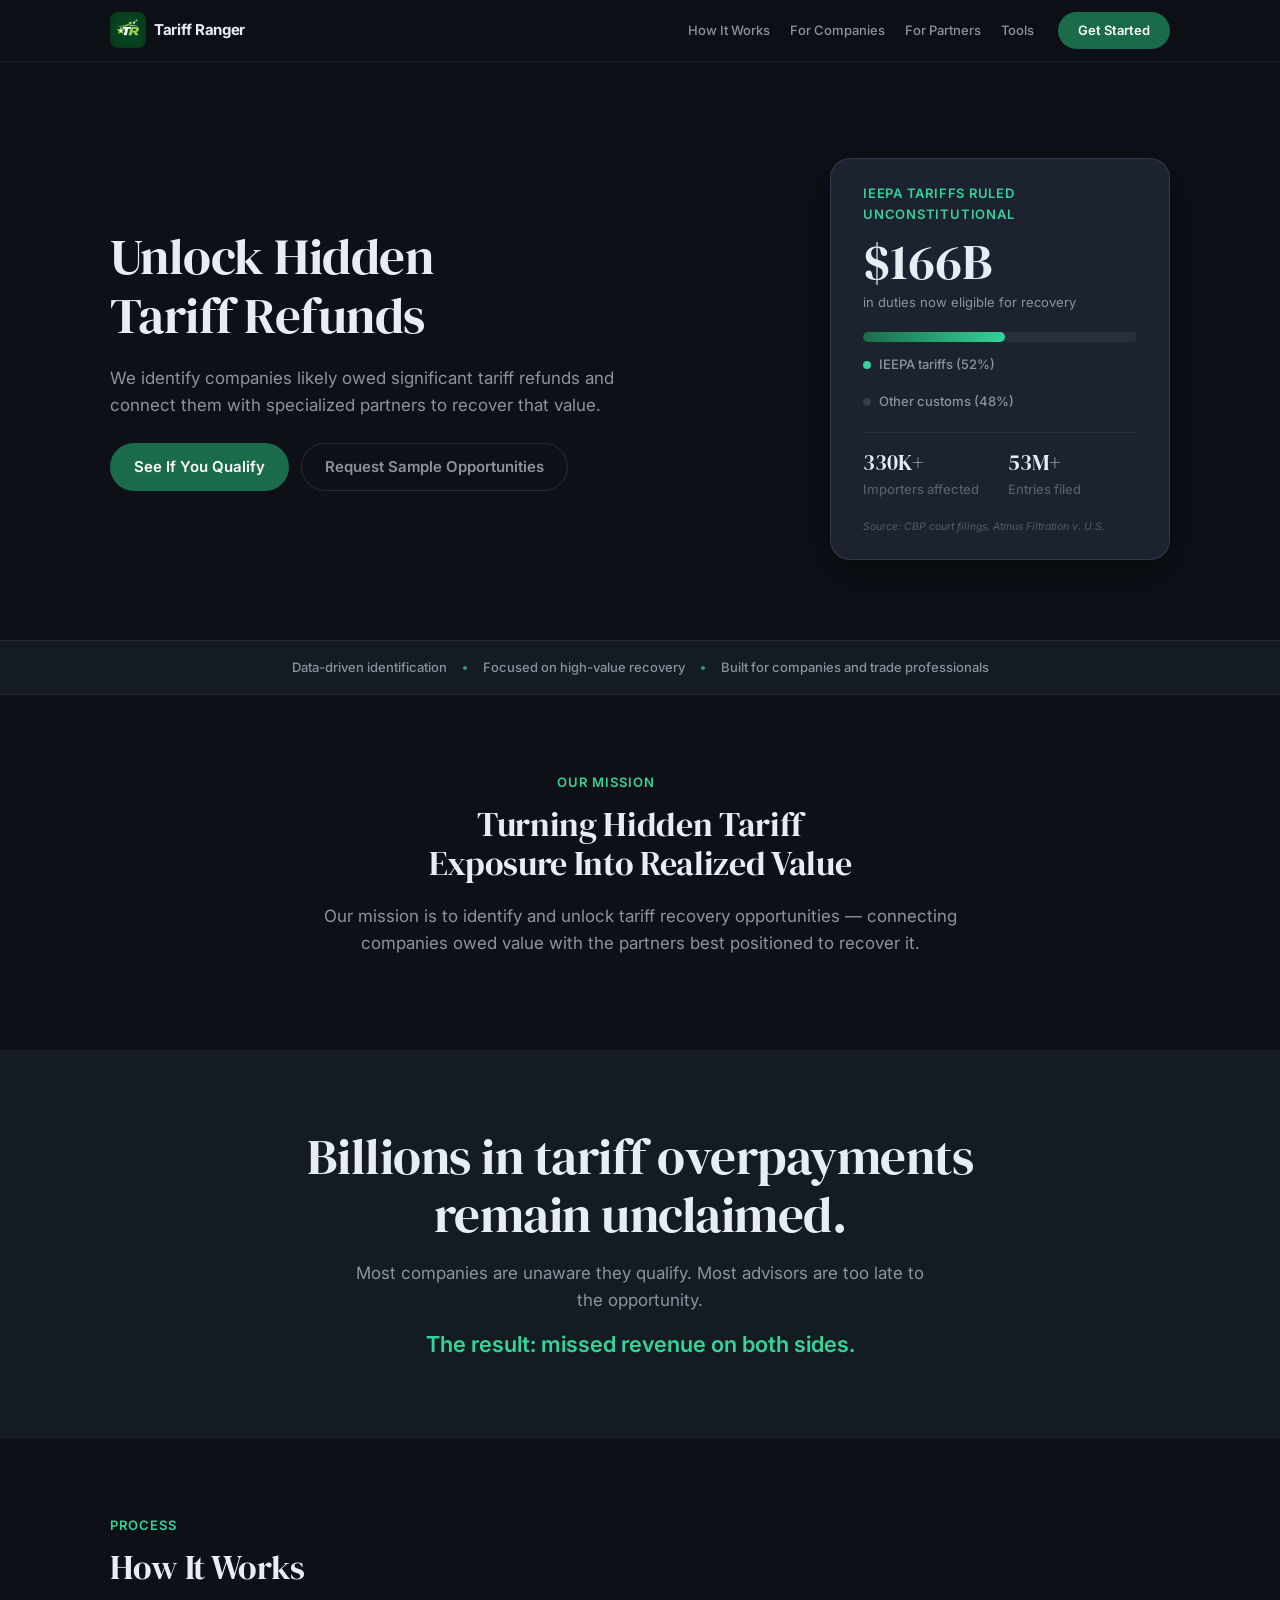
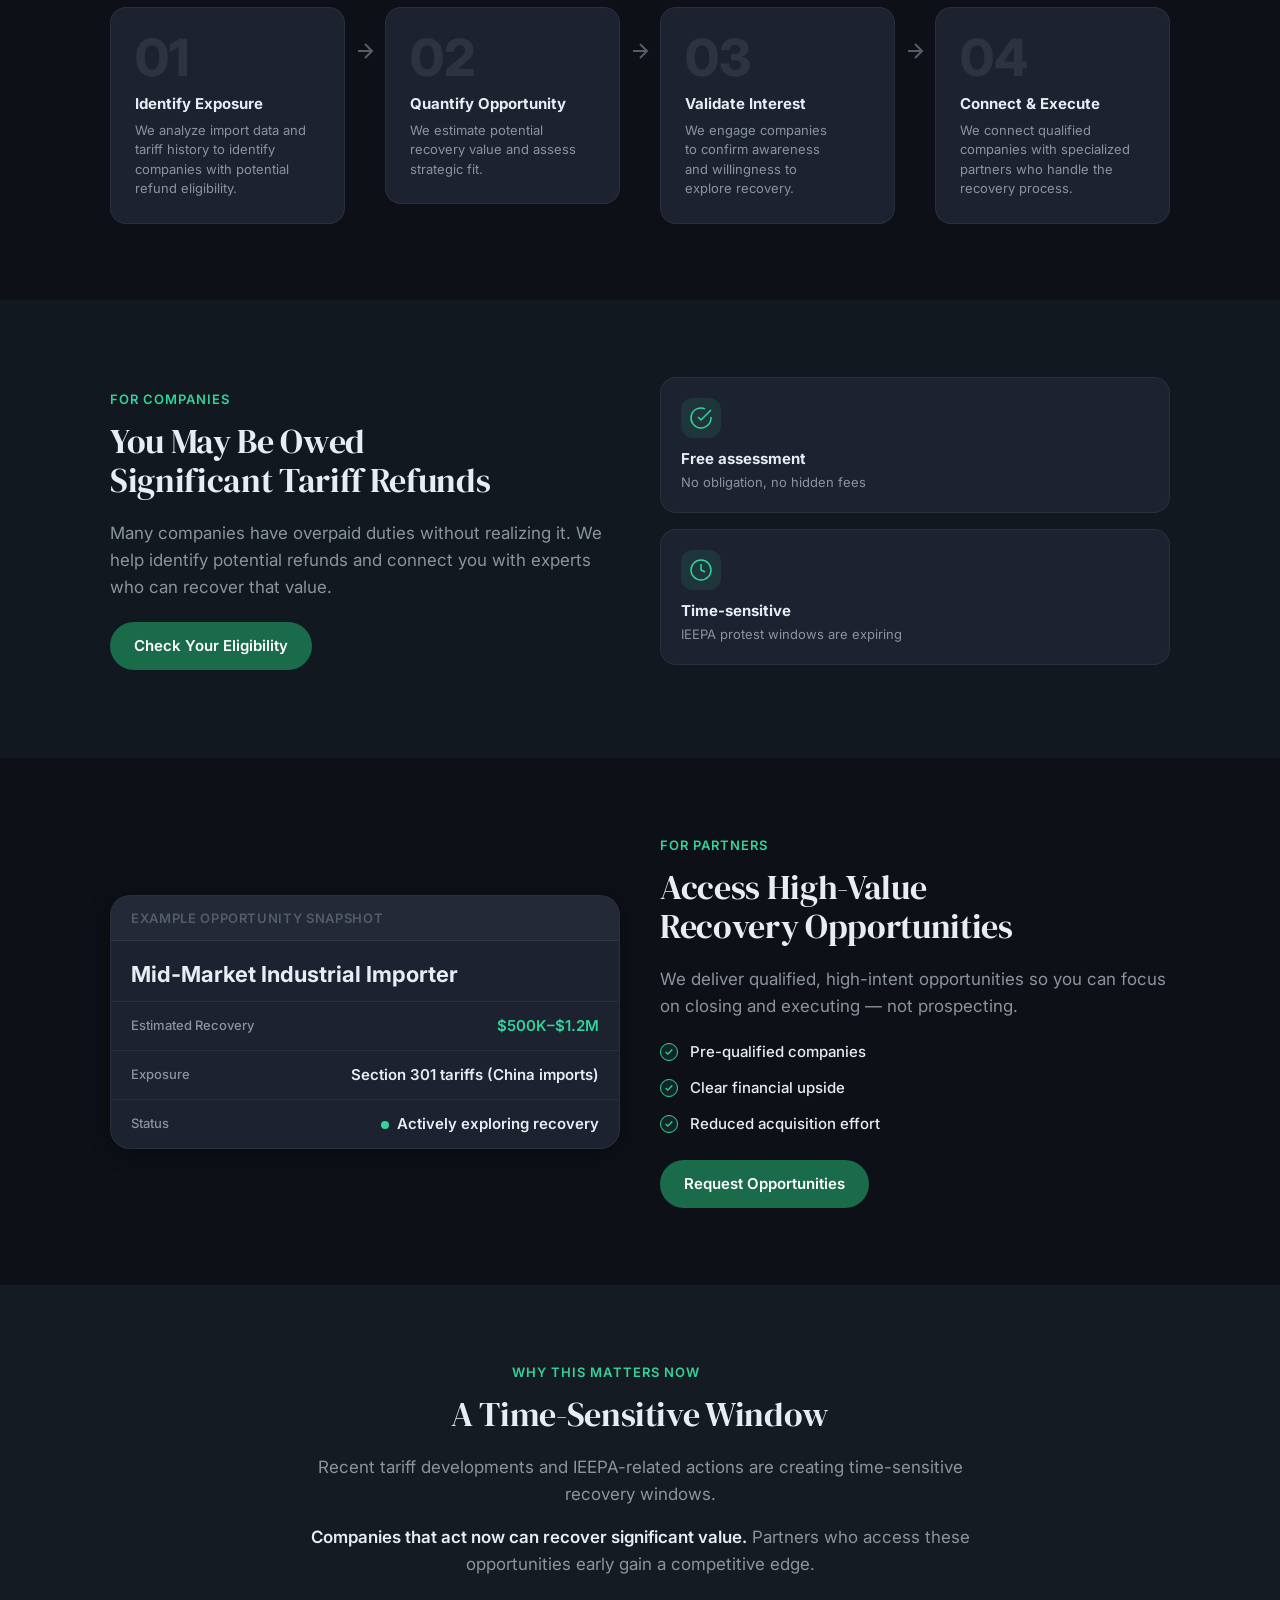
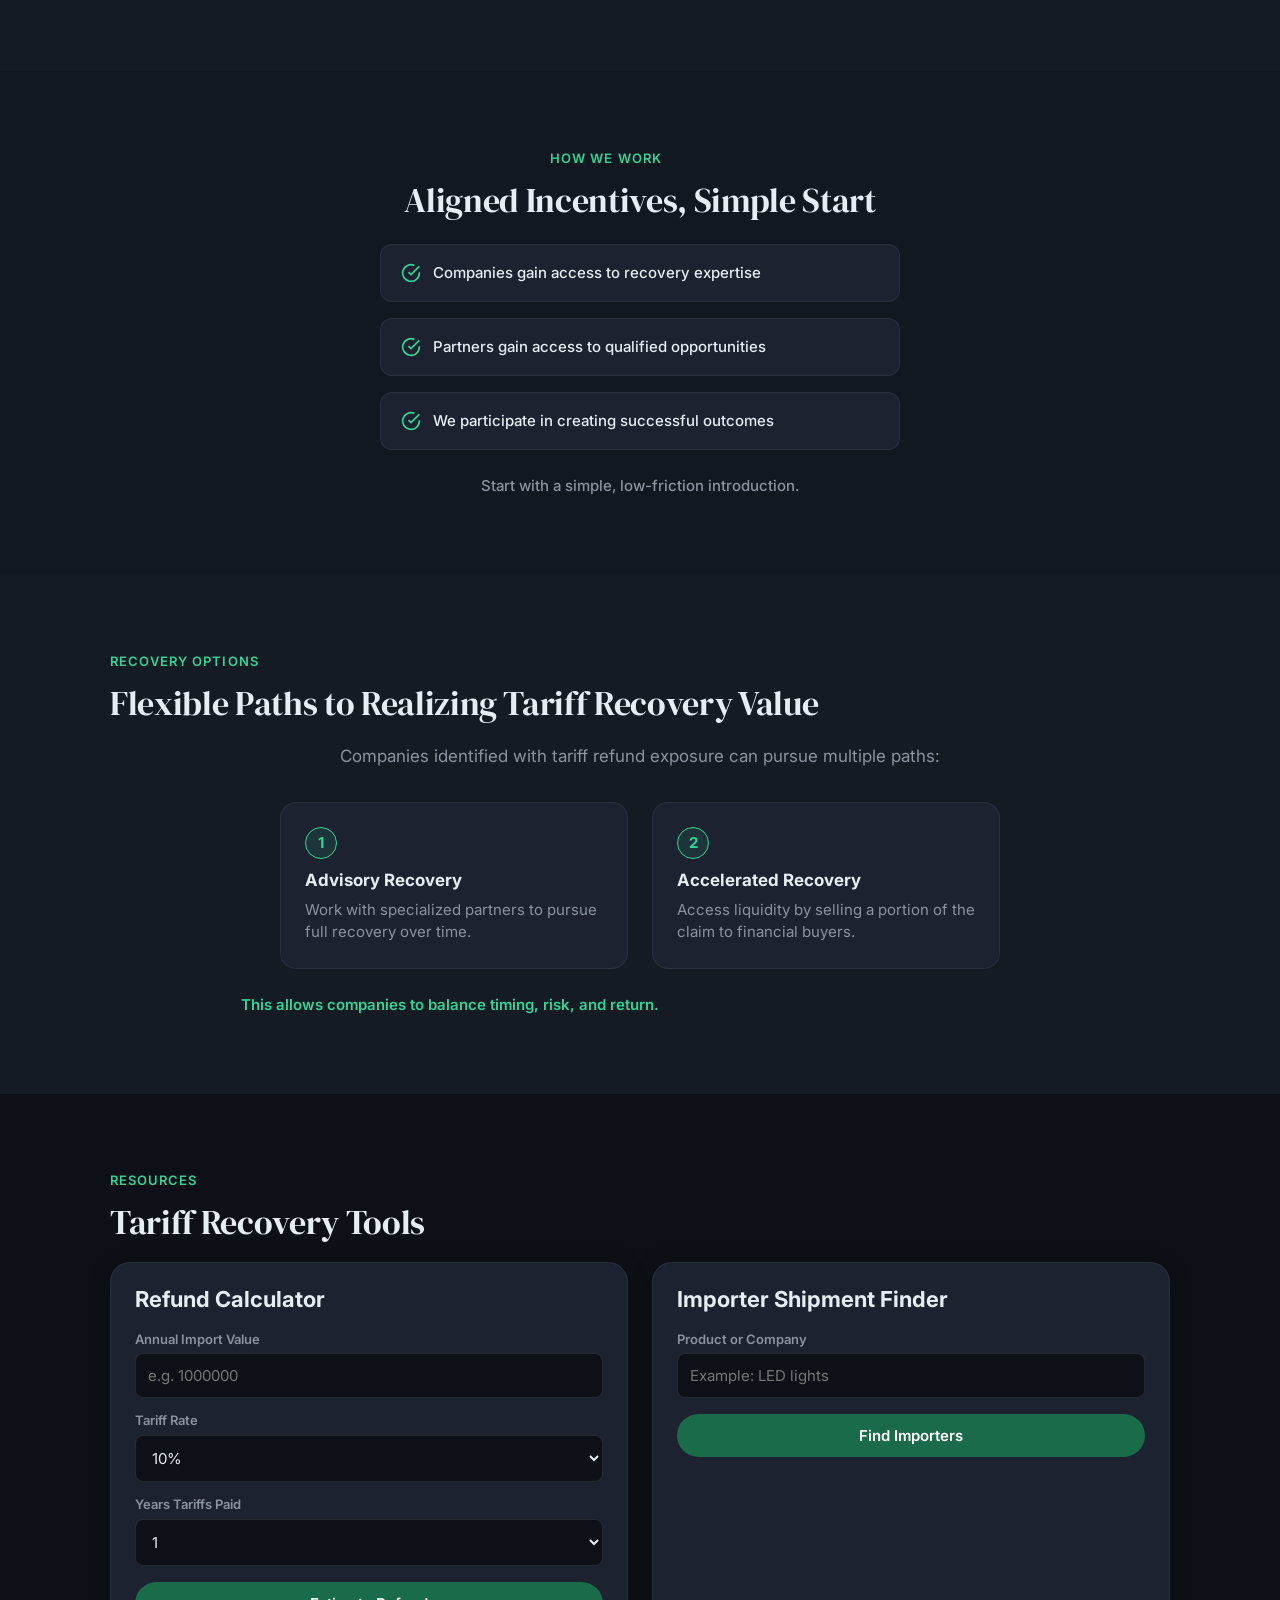
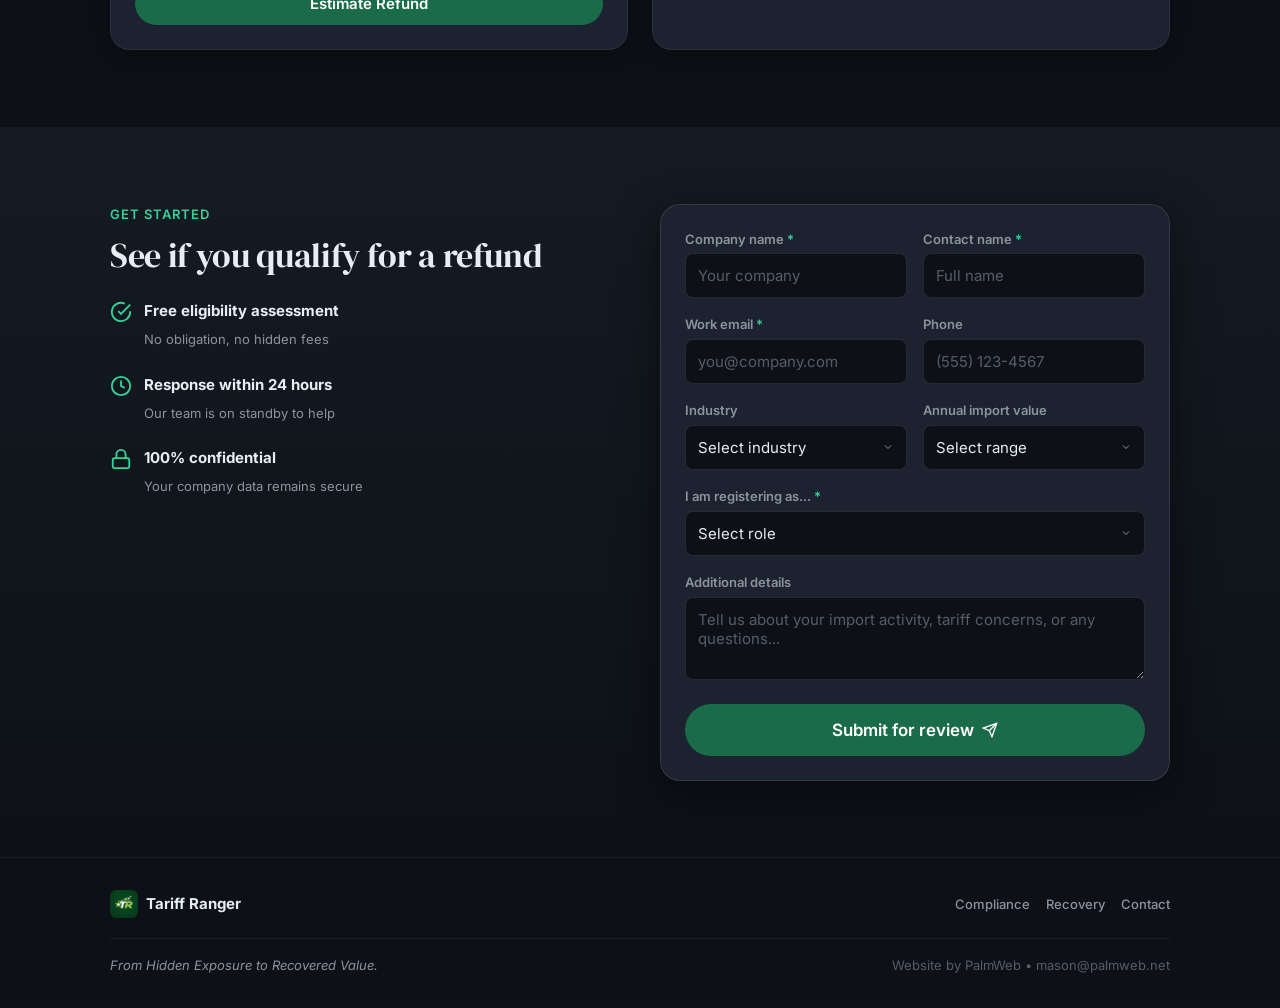
<file: index.html>
<!doctype html>
<html lang="en">
<head>
<meta charset="utf-8">
<meta name="viewport" content="width=device-width,initial-scale=1">
<title>Tariff Ranger — Unlock Hidden Tariff Refunds</title>
<meta name="description" content="We identify companies likely owed significant tariff refunds and connect them with specialized partners to recover that value.">

<link rel="preconnect" href="https://fonts.googleapis.com">
<link rel="preconnect" href="https://fonts.gstatic.com" crossorigin>
<link href="https://fonts.googleapis.com/css2?family=Inter:wght@400;500;600;700;800&family=DM+Serif+Display&display=swap" rel="stylesheet">

<link rel="stylesheet" href="./style.css">
</head>

<body>

<!-- MAIN SITE -->
<div id="site">

<!-- HEADER -->
<header class="header">
<nav class="nav-bar">
  <a href="#" class="logo-link">
    <span class="logo-mark"><img src="assets/tricon.png" alt="TR"></span>
    <span class="logo-text">Tariff Ranger</span>
  </a>
  <div class="nav-links">
    <a href="#how-it-works">How It Works</a>
    <a href="#for-companies">For Companies</a>
    <a href="#for-partners">For Partners</a>
    <a href="#tools">Tools</a>
  </div>
  <a class="nav-cta" href="#get-started">Get Started</a>
  <button class="mobile-menu-btn" onclick="toggleMenu()" aria-label="Toggle menu">
    <svg width="22" height="22" viewBox="0 0 24 24" fill="none" stroke="currentColor" stroke-width="2"><path d="M4 6h16M4 12h16M4 18h16"/></svg>
  </button>
</nav>
<div class="mobile-menu" id="mobileMenu">
  <a href="#how-it-works" onclick="closeMenu()">How It Works</a>
  <a href="#for-companies" onclick="closeMenu()">For Companies</a>
  <a href="#for-partners" onclick="closeMenu()">For Partners</a>
  <a href="#tools" onclick="closeMenu()">Tools</a>
  <a class="nav-cta" href="#get-started" onclick="closeMenu()">Get Started</a>
</div>
</header>

<!-- HERO -->
<section class="hero">
<div class="container hero-inner">
  <div class="hero-content">
    <h1>Unlock Hidden<br>Tariff Refunds</h1>
    <p class="hero-sub">We identify companies likely owed significant tariff refunds and connect them with specialized partners to recover that value.</p>
    <div class="hero-ctas">
      <a class="btn btn-accent" href="#get-started">See If You Qualify</a>
      <a class="btn btn-ghost" href="#for-partners">Request Sample Opportunities</a>
    </div>
  </div>
  <div class="hero-visual">
    <div class="hero-data-card">
      <div class="data-card-header">IEEPA Tariffs Ruled Unconstitutional</div>
      <div class="data-big-number" id="bigCounter">$0B</div>
      <div class="data-subtitle">in duties now eligible for recovery</div>
      <div class="data-bar-wrap">
        <div class="data-bar">
          <div class="data-bar-fill" id="barFill"></div>
        </div>
        <div class="data-bar-legend">
          <span class="legend-item"><span class="legend-dot green"></span>IEEPA tariffs (52%)</span>
          <span class="legend-item"><span class="legend-dot dim"></span>Other customs (48%)</span>
        </div>
      </div>
      <div class="data-stats-row">
        <div class="data-stat">
          <span class="data-stat-val" id="importerCount">0</span>
          <span class="data-stat-label">Importers affected</span>
        </div>
        <div class="data-stat">
          <span class="data-stat-val" id="entryCount">0</span>
          <span class="data-stat-label">Entries filed</span>
        </div>
      </div>
      <div class="data-source">Source: CBP court filings, Atmus Filtration v. U.S.</div>
    </div>
  </div>
</div>
</section>

<!-- TRUST BAR -->
<div class="trust-bar">
<div class="container trust-inner">
  <span>Data-driven identification</span>
  <span class="trust-sep"></span>
  <span>Focused on high-value recovery</span>
  <span class="trust-sep"></span>
  <span>Built for companies and trade professionals</span>
</div>
</div>

<!-- MISSION -->
<section class="section">
<div class="container section-narrow">
  <p class="section-label">Our Mission</p>
  <h2 class="section-title">Turning Hidden Tariff Exposure Into Realized Value</h2>
  <p class="section-body">Our mission is to identify and unlock tariff recovery opportunities — connecting companies owed value with the partners best positioned to recover it.</p>
</div>
</section>

<!-- THE PROBLEM -->
<section class="section section-dark">
<div class="container section-narrow">
  <h2 class="section-title-display">Billions in tariff overpayments remain unclaimed.</h2>
  <p class="problem-sub">Most companies are unaware they qualify. Most advisors are too late to the opportunity.</p>
  <p class="problem-result">The result: missed revenue on both sides.</p>
</div>
</section>

<!-- HOW IT WORKS -->
<section id="how-it-works" class="section">
<div class="container">
  <p class="section-label">Process</p>
  <h2 class="section-title">How It Works</h2>
  <div class="steps-grid">
    <div class="step-card">
      <div class="step-num">01</div>
      <h3>Identify Exposure</h3>
      <p>We analyze import data and tariff history to identify companies with potential refund eligibility.</p>
    </div>
    <div class="step-arrow">
      <svg width="24" height="24" viewBox="0 0 24 24" fill="none" stroke="currentColor" stroke-width="2"><path d="M5 12h14M12 5l7 7-7 7"/></svg>
    </div>
    <div class="step-card">
      <div class="step-num">02</div>
      <h3>Quantify Opportunity</h3>
      <p>We estimate potential recovery value and assess strategic fit.</p>
    </div>
    <div class="step-arrow">
      <svg width="24" height="24" viewBox="0 0 24 24" fill="none" stroke="currentColor" stroke-width="2"><path d="M5 12h14M12 5l7 7-7 7"/></svg>
    </div>
    <div class="step-card">
      <div class="step-num">03</div>
      <h3>Validate Interest</h3>
      <p>We engage companies to confirm awareness and willingness to explore recovery.</p>
    </div>
    <div class="step-arrow">
      <svg width="24" height="24" viewBox="0 0 24 24" fill="none" stroke="currentColor" stroke-width="2"><path d="M5 12h14M12 5l7 7-7 7"/></svg>
    </div>
    <div class="step-card">
      <div class="step-num">04</div>
      <h3>Connect &amp; Execute</h3>
      <p>We connect qualified companies with specialized partners who handle the recovery process.</p>
    </div>
  </div>
</div>
</section>

<!-- FOR COMPANIES -->
<section id="for-companies" class="section section-alt">
<div class="container dual-section">
  <div class="dual-text">
    <p class="section-label">For Companies</p>
    <h2 class="section-title left">You May Be Owed Significant Tariff Refunds</h2>
    <p class="dual-body">Many companies have overpaid duties without realizing it. We help identify potential refunds and connect you with experts who can recover that value.</p>
    <a class="btn btn-accent" href="#get-started">Check Your Eligibility</a>
  </div>
  <div class="dual-card">
    <div class="info-card">
      <div class="info-icon">
        <svg width="24" height="24" viewBox="0 0 24 24" fill="none" stroke="currentColor" stroke-width="1.5"><path d="M22 11.08V12a10 10 0 1 1-5.93-9.14"/><polyline points="22 4 12 14.01 9 11.01"/></svg>
      </div>
      <h4>Free assessment</h4>
      <p>No obligation, no hidden fees</p>
    </div>
    <div class="info-card">
      <div class="info-icon">
        <svg width="24" height="24" viewBox="0 0 24 24" fill="none" stroke="currentColor" stroke-width="1.5"><circle cx="12" cy="12" r="10"/><polyline points="12 6 12 12 16 14"/></svg>
      </div>
      <h4>Time-sensitive</h4>
      <p>IEEPA protest windows are expiring</p>
    </div>
  </div>
</div>
</section>

<!-- FOR PARTNERS -->
<section id="for-partners" class="section">
<div class="container dual-section reverse">
  <div class="dual-text">
    <p class="section-label">For Partners</p>
    <h2 class="section-title left">Access High-Value Recovery Opportunities</h2>
    <p class="dual-body">We deliver qualified, high-intent opportunities so you can focus on closing and executing — not prospecting.</p>
    <ul class="check-list">
      <li>Pre-qualified companies</li>
      <li>Clear financial upside</li>
      <li>Reduced acquisition effort</li>
    </ul>
    <a class="btn btn-accent" href="#get-started">Request Opportunities</a>
  </div>
  <div class="dual-card">
    <div class="opp-card">
      <div class="opp-label">Example Opportunity Snapshot</div>
      <div class="opp-company">Mid-Market Industrial Importer</div>
      <div class="opp-row">
        <span class="opp-tag">Estimated Recovery</span>
        <span class="opp-val accent">$500K–$1.2M</span>
      </div>
      <div class="opp-row">
        <span class="opp-tag">Exposure</span>
        <span class="opp-val">Section 301 tariffs (China imports)</span>
      </div>
      <div class="opp-row">
        <span class="opp-tag">Status</span>
        <span class="opp-val"><span class="status-dot"></span>Actively exploring recovery</span>
      </div>
    </div>
  </div>
</div>
</section>

<!-- WHY NOW -->
<section class="section section-dark">
<div class="container section-narrow">
  <p class="section-label light">Why This Matters Now</p>
  <h2 class="section-title">A Time-Sensitive Window</h2>
  <p class="section-body">Recent tariff developments and IEEPA-related actions are creating time-sensitive recovery windows.</p>
  <p class="section-body"><strong>Companies that act now can recover significant value.</strong> Partners who access these opportunities early gain a competitive edge.</p>
</div>
</section>

<!-- ENGAGEMENT MODEL -->
<section class="section section-alt">
<div class="container section-narrow">
  <p class="section-label">How We Work</p>
  <h2 class="section-title">Aligned Incentives, Simple Start</h2>
  <div class="engage-list">
    <div class="engage-item">
      <svg width="20" height="20" viewBox="0 0 24 24" fill="none" stroke="var(--accent)" stroke-width="2"><path d="M22 11.08V12a10 10 0 1 1-5.93-9.14"/><polyline points="22 4 12 14.01 9 11.01"/></svg>
      <span>Companies gain access to recovery expertise</span>
    </div>
    <div class="engage-item">
      <svg width="20" height="20" viewBox="0 0 24 24" fill="none" stroke="var(--accent)" stroke-width="2"><path d="M22 11.08V12a10 10 0 1 1-5.93-9.14"/><polyline points="22 4 12 14.01 9 11.01"/></svg>
      <span>Partners gain access to qualified opportunities</span>
    </div>
    <div class="engage-item">
      <svg width="20" height="20" viewBox="0 0 24 24" fill="none" stroke="var(--accent)" stroke-width="2"><path d="M22 11.08V12a10 10 0 1 1-5.93-9.14"/><polyline points="22 4 12 14.01 9 11.01"/></svg>
      <span>We participate in creating successful outcomes</span>
    </div>
  </div>
  <p class="engage-footer">Start with a simple, low-friction introduction.</p>
</div>
</section>

<!-- RECOVERY OPTIONS -->
<section class="section section-dark">
<div class="container">
  <p class="section-label">Recovery Options</p>
  <h2 class="section-title">Flexible Paths to Realizing Tariff Recovery Value</h2>
  <p class="section-body" style="text-align:center;max-width:64ch;margin-inline:auto">Companies identified with tariff refund exposure can pursue multiple paths:</p>
  <div class="recovery-grid">
    <div class="recovery-card">
      <div class="recovery-num">1</div>
      <h3>Advisory Recovery</h3>
      <p>Work with specialized partners to pursue full recovery over time.</p>
    </div>
    <div class="recovery-card">
      <div class="recovery-num">2</div>
      <h3>Accelerated Recovery</h3>
      <p>Access liquidity by selling a portion of the claim to financial buyers.</p>
    </div>
  </div>
  <p class="recovery-note">This allows companies to balance timing, risk, and return.</p>
</div>
</section>

<!-- TOOLS -->
<section id="tools" class="section">
<div class="container">
  <p class="section-label">Resources</p>
  <h2 class="section-title">Tariff Recovery Tools</h2>
  <div class="tool-grid">
    <div class="tool-card">
      <h3>Refund Calculator</h3>
      <label>Annual Import Value</label>
      <input id="importValue" type="number" placeholder="e.g. 1000000">
      <label>Tariff Rate</label>
      <select id="rate">
        <option value="0.10">10%</option>
        <option value="0.15">15%</option>
        <option value="0.25">25%</option>
      </select>
      <label>Years Tariffs Paid</label>
      <select id="years">
        <option value="1">1</option>
        <option value="2">2</option>
        <option value="3">3</option>
        <option value="4">4</option>
      </select>
      <button class="btn btn-accent tool-btn" onclick="calcRefund()">Estimate Refund</button>
      <div id="calcResult" class="result"></div>
    </div>
    <div class="tool-card">
      <h3>Importer Shipment Finder</h3>
      <label>Product or Company</label>
      <input id="shipmentSearch" placeholder="Example: LED lights">
      <button class="btn btn-accent tool-btn" onclick="searchShipments()">Find Importers</button>
      <div id="shipmentResults" class="result"></div>
    </div>
  </div>
</div>
</section>

<!-- GET STARTED FORM -->
<section id="get-started" class="section section-cta">
<div class="container form-section">
  <div class="form-intro">
    <p class="section-label">Get Started</p>
    <h2 class="section-title left">See if you qualify for a refund</h2>
    <div class="form-trust-list">
      <div class="form-trust-item">
        <svg width="22" height="22" viewBox="0 0 24 24" fill="none" stroke="var(--accent)" stroke-width="2"><path d="M22 11.08V12a10 10 0 1 1-5.93-9.14"/><polyline points="22 4 12 14.01 9 11.01"/></svg>
        <div>
          <strong>Free eligibility assessment</strong>
          <span>No obligation, no hidden fees</span>
        </div>
      </div>
      <div class="form-trust-item">
        <svg width="22" height="22" viewBox="0 0 24 24" fill="none" stroke="var(--accent)" stroke-width="2"><circle cx="12" cy="12" r="10"/><polyline points="12 6 12 12 16 14"/></svg>
        <div>
          <strong>Response within 24 hours</strong>
          <span>Our team is on standby to help</span>
        </div>
      </div>
      <div class="form-trust-item">
        <svg width="22" height="22" viewBox="0 0 24 24" fill="none" stroke="var(--accent)" stroke-width="2"><rect x="3" y="11" width="18" height="11" rx="2" ry="2"/><path d="M7 11V7a5 5 0 0 1 10 0v4"/></svg>
        <div>
          <strong>100% confidential</strong>
          <span>Your company data remains secure</span>
        </div>
      </div>
    </div>
  </div>
  <div class="form-card">
    <form action="https://formspree.io/f/xlgpnekz" method="POST" class="qualify-form">
      <input type="hidden" name="_subject" value="New Tariff Ranger Lead">
      <input type="hidden" name="_redirect" value="https://tariffranger.com/thankyou.html">

      <div class="form-row">
        <div class="form-group">
          <label>Company name <span class="req">*</span></label>
          <input type="text" name="company" required placeholder="Your company">
        </div>
        <div class="form-group">
          <label>Contact name <span class="req">*</span></label>
          <input type="text" name="name" required placeholder="Full name">
        </div>
      </div>
      <div class="form-row">
        <div class="form-group">
          <label>Work email <span class="req">*</span></label>
          <input type="email" name="email" required placeholder="you@company.com">
        </div>
        <div class="form-group">
          <label>Phone</label>
          <input type="tel" name="phone" placeholder="(555) 123-4567">
        </div>
      </div>
      <div class="form-row">
        <div class="form-group">
          <label>Industry</label>
          <select name="industry">
            <option value="">Select industry</option>
            <option>Manufacturing</option>
            <option>Retail / E-commerce</option>
            <option>Automotive</option>
            <option>Electronics</option>
            <option>Agriculture / Food</option>
            <option>Chemicals / Pharma</option>
            <option>Construction / Materials</option>
            <option>Energy</option>
            <option>Other</option>
          </select>
        </div>
        <div class="form-group">
          <label>Annual import value</label>
          <select name="import_value">
            <option value="">Select range</option>
            <option>Under $1M</option>
            <option>$1M – $5M</option>
            <option>$5M – $25M</option>
            <option>$25M – $100M</option>
            <option>$100M+</option>
          </select>
        </div>
      </div>
      <div class="form-group">
        <label>I am registering as... <span class="req">*</span></label>
        <select name="role" required>
          <option value="">Select role</option>
          <option>Importer / Company seeking recovery</option>
          <option>Trade attorney / Customs broker</option>
          <option>Consultant / Advisor</option>
          <option>Other partner</option>
        </select>
      </div>
      <div class="form-group">
        <label>Additional details</label>
        <textarea name="details" rows="3" placeholder="Tell us about your import activity, tariff concerns, or any questions..."></textarea>
      </div>
      <button type="submit" class="btn btn-accent btn-lg form-submit">Submit for review <svg width="16" height="16" viewBox="0 0 24 24" fill="none" stroke="currentColor" stroke-width="2"><path d="M22 2L11 13"/><path d="M22 2L15 22L11 13L2 9L22 2Z"/></svg></button>
    </form>
  </div>
</div>
</section>

<!-- FOOTER -->
<footer class="footer">
<div class="container footer-inner">
  <div class="footer-top">
    <div class="footer-brand">
      <span class="logo-mark sm"><img src="assets/tricon.png" alt="TR"></span>
      <span>Tariff Ranger</span>
    </div>
    <div class="footer-links">
      <a href="compliance.html" target="_blank" rel="noopener noreferrer">Compliance</a>
      <a href="recover.html" target="_blank" rel="noopener noreferrer">Recovery</a>
      <a href="contact.html" target="_blank" rel="noopener noreferrer">Contact</a>
    </div>
  </div>
  <div class="footer-bottom">
    <span class="footer-tagline">From Hidden Exposure to Recovered Value.</span>
    <span class="footer-credit">Website by PalmWeb &bull; mason@palmweb.net</span>
  </div>
</div>
</footer>

</div><!-- /site -->

<script>
/* CALCULATOR */
function calcRefund(){
  const value=parseFloat(document.getElementById("importValue").value);
  const rate=parseFloat(document.getElementById("rate").value);
  const years=parseInt(document.getElementById("years").value);
  if(!value){alert("Enter import value");return}
  const tariffs=value*rate*years;
  const refundLow=tariffs;
  const refundHigh=tariffs*1.15;
  const r=document.getElementById("calcResult");
  r.style.display="block";
  r.innerHTML=
    "Estimated Tariffs Paid: <b>$"+tariffs.toLocaleString()+"</b><br><br>"+
    "Potential Refund Range:<br>"+
    "<b>$"+refundLow.toLocaleString()+" – $"+refundHigh.toLocaleString()+"</b>";
}

/* IMPORTER SEARCH */
function searchShipments(){
  const q=document.getElementById("shipmentSearch").value;
  if(!q){alert("Enter product or company");return}
  const box=document.getElementById("shipmentResults");
  box.style.display="block";
  box.innerHTML = `
    <strong>Importer databases:</strong><br><br>
    <a href="https://www.importyeti.com/search?q=${q}" target="_blank" rel="noopener noreferrer">
    Search ImportYeti for "${q}"
    </a><br><br>
    <a href="https://www.google.com/search?q=${q}+importer+USA" target="_blank" rel="noopener noreferrer">
    Find U.S. importers of "${q}"
    </a><br><br>
    <a href="https://www.google.com/search?q=site:panjiva.com+${q}+importer" target="_blank" rel="noopener noreferrer">
    Search Panjiva shipment records
    </a><br><br>
    <a href="https://www.google.com/search?q=${q}+supplier+china+importer" target="_blank" rel="noopener noreferrer">
    Find suppliers and importers
    </a>`;
}

/* MOBILE MENU */
function toggleMenu(){
  document.getElementById("mobileMenu").classList.toggle("open");
}
function closeMenu(){
  document.getElementById("mobileMenu").classList.remove("open");
}

/* SMOOTH SCROLL */
document.querySelectorAll('a[href^="#"]').forEach(a=>{
  a.addEventListener('click',e=>{
    const id=a.getAttribute('href');
    if(id.length>1){
      e.preventDefault();
      const el=document.querySelector(id);
      if(el) el.scrollIntoView({behavior:'smooth',block:'start'});
      closeMenu();
    }
  });
});

/* SCROLL REVEAL */
const observer=new IntersectionObserver((entries)=>{
  entries.forEach(e=>{
    if(e.isIntersecting){
      e.target.classList.add('revealed');
      observer.unobserve(e.target);
    }
  });
},{threshold:0.08});
document.querySelectorAll('.step-card,.engage-item,.info-card,.opp-card,.tool-card').forEach(el=>{
  el.classList.add('reveal');
  observer.observe(el);
});

/* HERO DATA CARD ANIMATION */
function animateCounter(el,target,prefix,suffix,duration){
  const start=performance.now();
  function tick(now){
    const t=Math.min((now-start)/duration,1);
    const ease=1-Math.pow(1-t,3);
    const val=Math.round(ease*target);
    el.textContent=prefix+val.toLocaleString()+suffix;
    if(t<1) requestAnimationFrame(tick);
  }
  requestAnimationFrame(tick);
}

const heroObserver=new IntersectionObserver((entries)=>{
  entries.forEach(e=>{
    if(e.isIntersecting){
      // Animate $166B counter
      animateCounter(document.getElementById('bigCounter'),166,'$','B',1800);
      // Animate bar fill
      document.getElementById('barFill').style.width='52%';
      // Animate stat counters
      animateCounter(document.getElementById('importerCount'),330,'','K+',1500);
      animateCounter(document.getElementById('entryCount'),53,'','M+',1500);
      heroObserver.unobserve(e.target);
    }
  });
},{threshold:0.3});
const heroCard=document.querySelector('.hero-data-card');
if(heroCard) heroObserver.observe(heroCard);
</script>
</body>
</html>
</file>
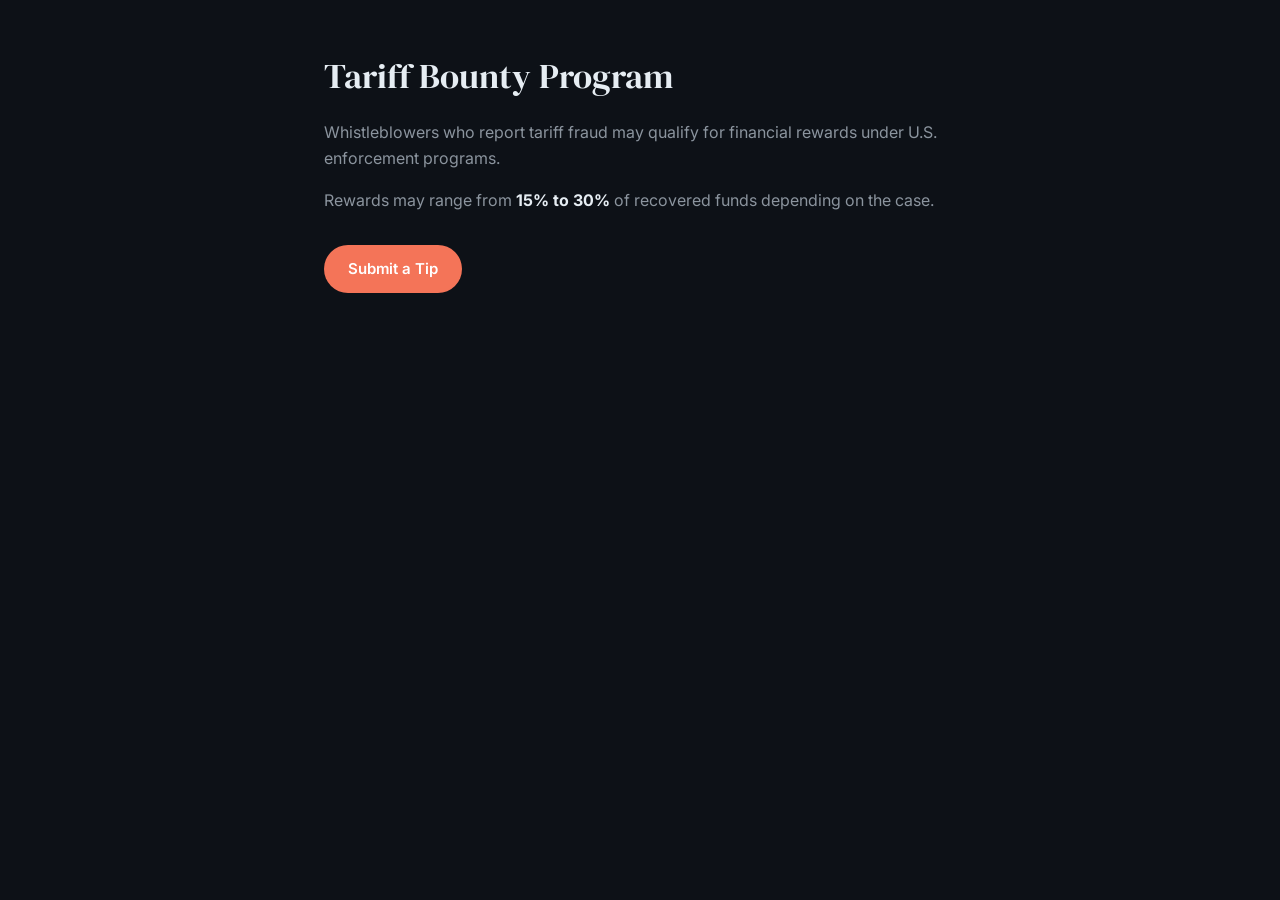
<file: bounty.html>
<!DOCTYPE html>
<html>
<head>
<title>Tariff Bounty Program</title>
<link rel="stylesheet" href="assets/style.css">
</head>

<body>

<div class="container">

<h1>Tariff Bounty Program</h1>

<p>
Whistleblowers who report tariff fraud may qualify
for financial rewards under U.S. enforcement programs.
</p>

<p>
Rewards may range from <strong>15% to 30%</strong> of
recovered funds depending on the case.
</p>

<a href="report.html" class="btn-primary">
Submit a Tip
</a>

</div>

</body>
</html>
</file>
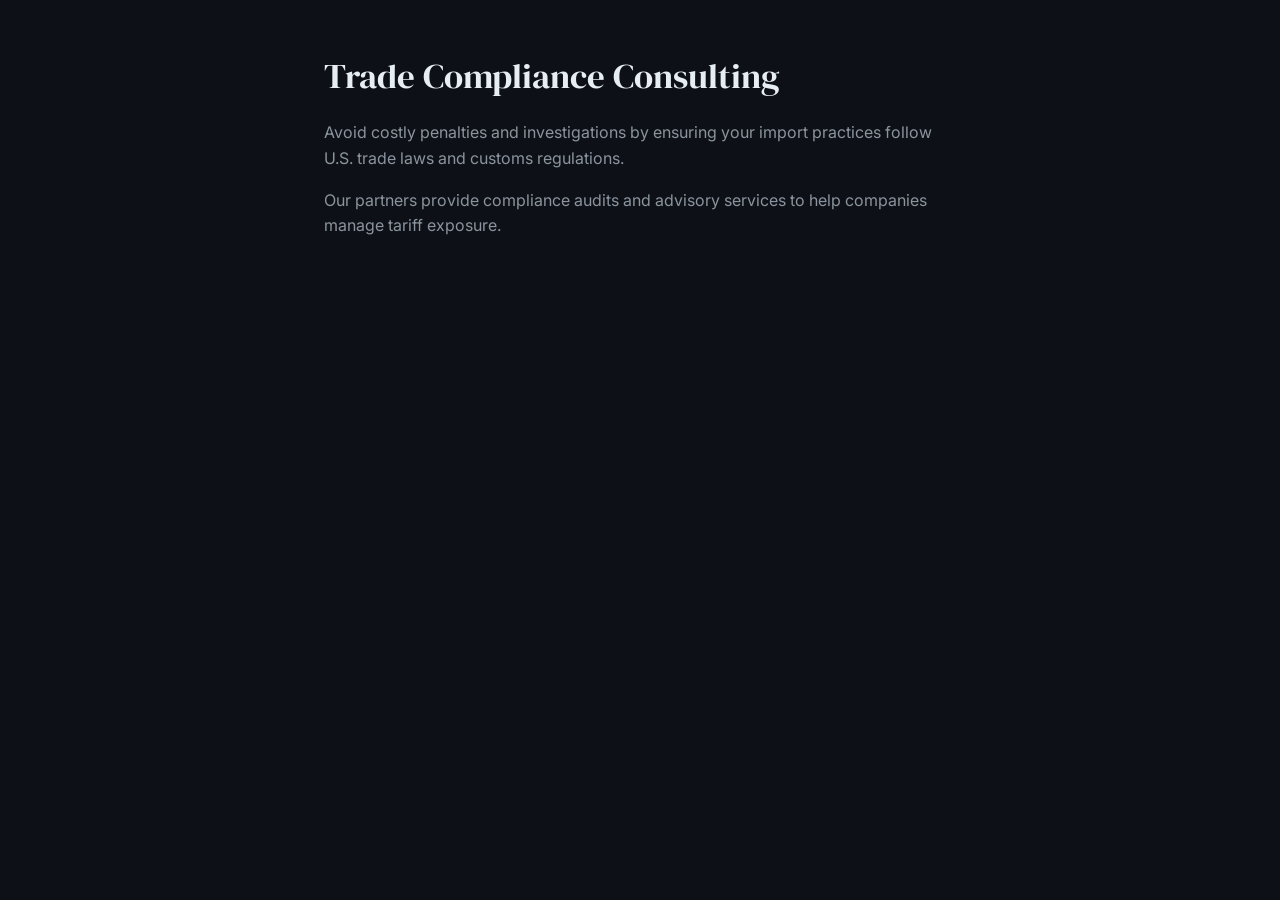
<file: compliance.html>
<!DOCTYPE html>
<html>
<head>
<title>Trade Compliance</title>
<link rel="stylesheet" href="assets/style.css">
</head>

<body>

<div class="container">

<h1>Trade Compliance Consulting</h1>

<p>
Avoid costly penalties and investigations by ensuring
your import practices follow U.S. trade laws and
customs regulations.
</p>

<p>
Our partners provide compliance audits and advisory
services to help companies manage tariff exposure.
</p>

</div>

</body>
</html>
</file>
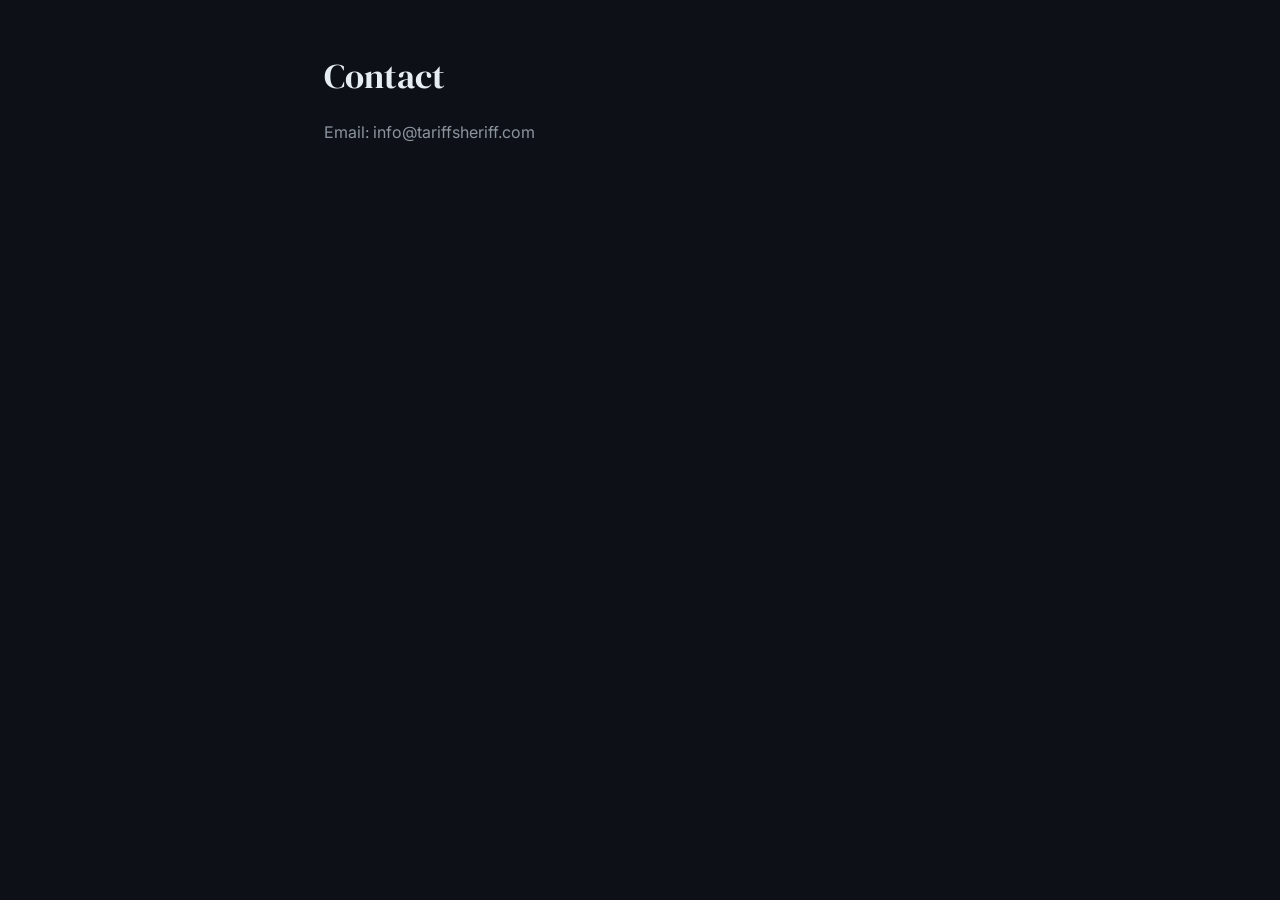
<file: contact.html>
<!DOCTYPE html>
<html>
<head>
<title>Contact Tariff Sheriff</title>
<link rel="stylesheet" href="assets/style.css">
</head>

<body>

<div class="container">

<h1>Contact</h1>

<p>Email: info@tariffsheriff.com</p>

</div>

</body>
</html>
</file>
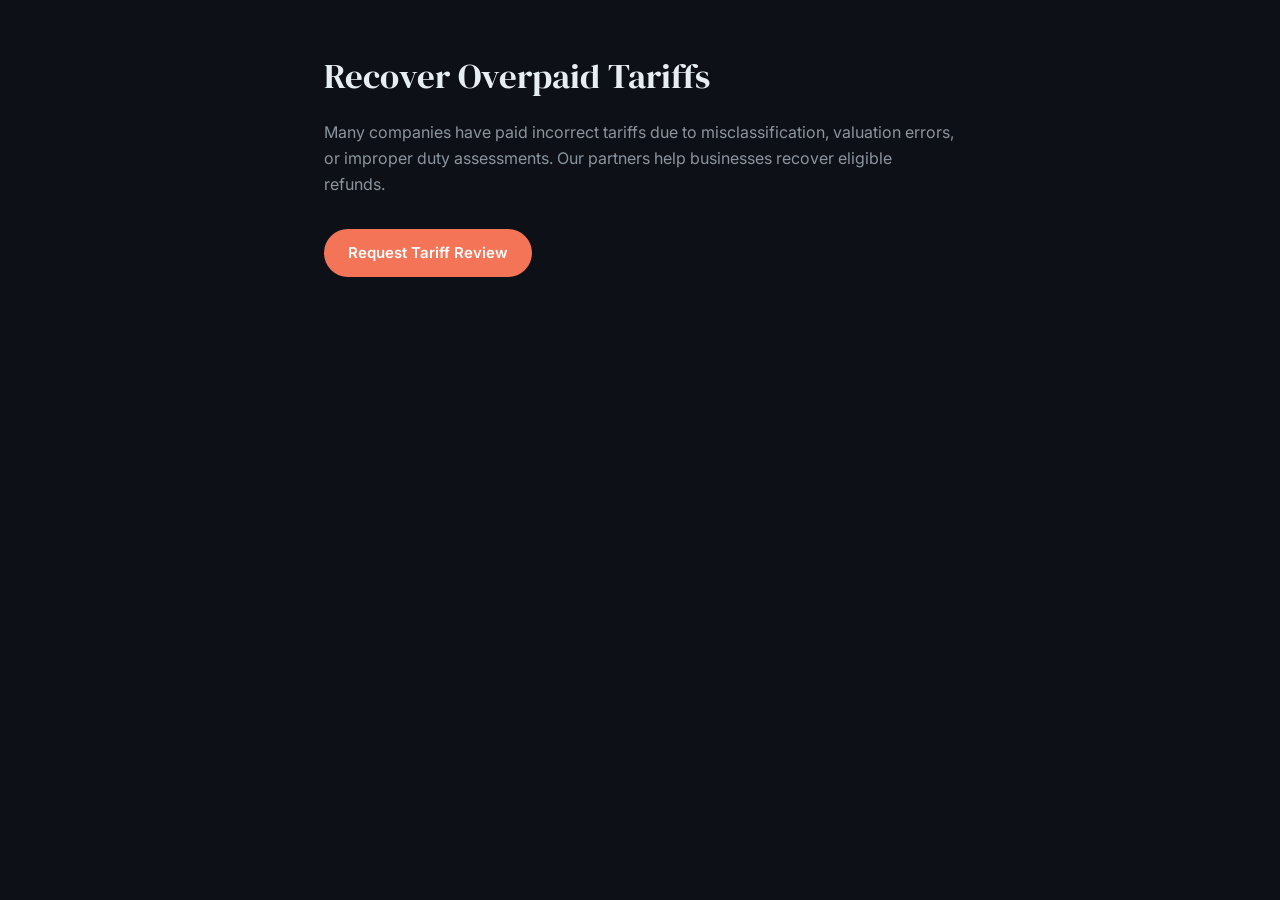
<file: recover.html>
<!DOCTYPE html>
<html>
<head>
<title>Recover Overpaid Tariffs</title>
<link rel="stylesheet" href="assets/style.css">
</head>

<body>

<div class="container">

<h1>Recover Overpaid Tariffs</h1>

<p>
Many companies have paid incorrect tariffs due to
misclassification, valuation errors, or improper duty
assessments. Our partners help businesses recover
eligible refunds.
</p>

<a class="btn-primary" href="contact.html">
Request Tariff Review
</a>

</div>

</body>
</html>
</file>
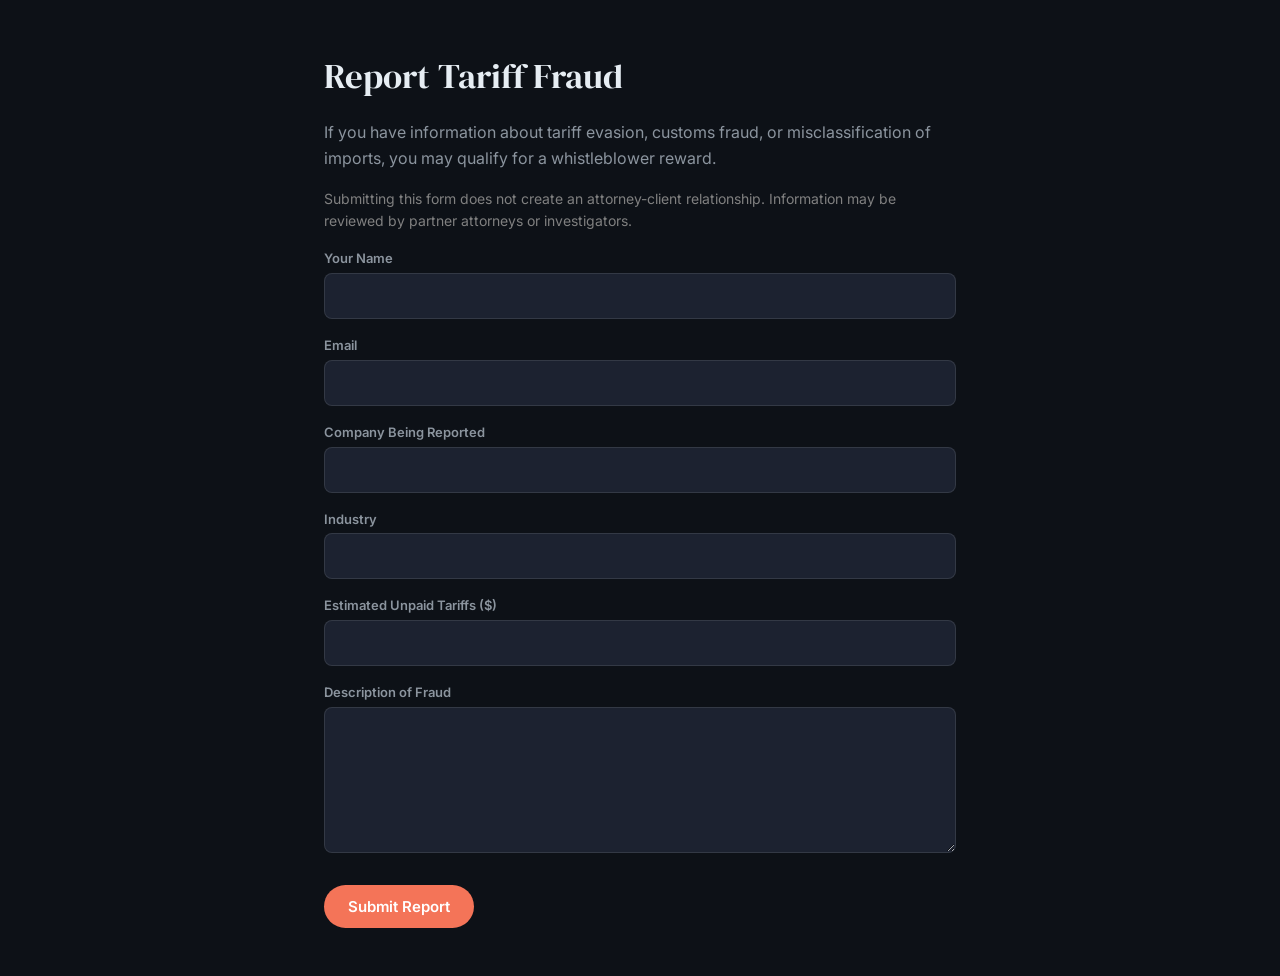
<file: report.html>
<!DOCTYPE html>
<html lang="en">

<head>
<meta charset="UTF-8">
<meta name="viewport" content="width=device-width, initial-scale=1.0">

<title>Report Tariff Fraud</title>

<link rel="stylesheet" href="assets/style.css">

</head>

<body>

<div class="container">

<h1>Report Tariff Fraud</h1>

<p>
If you have information about tariff evasion, customs fraud,
or misclassification of imports, you may qualify for a
whistleblower reward.
</p>

<p style="font-size:14px;color:gray">
Submitting this form does not create an attorney-client relationship.
Information may be reviewed by partner attorneys or investigators.
</p>

<form action="https://formspree.io/f/xlgpnekz" method="POST">

<label>Your Name</label>
<input type="text" name="name" required>

<label>Email</label>
<input type="email" name="email" required>

<label>Company Being Reported</label>
<input type="text" name="company">

<label>Industry</label>
<input type="text" name="industry">

<label>Estimated Unpaid Tariffs ($)</label>
<input type="number" name="estimated_tariffs">

<label>Description of Fraud</label>
<textarea name="description" rows="6" required></textarea>

<input type="hidden" name="_subject" value="New Tariff Fraud Report">

<input type="hidden" name="_redirect" value="https://tariffsheriff.com/thankyou.html">

<button type="submit">Submit Report</button>

</form>

</div>

</body>
</html>
</file>
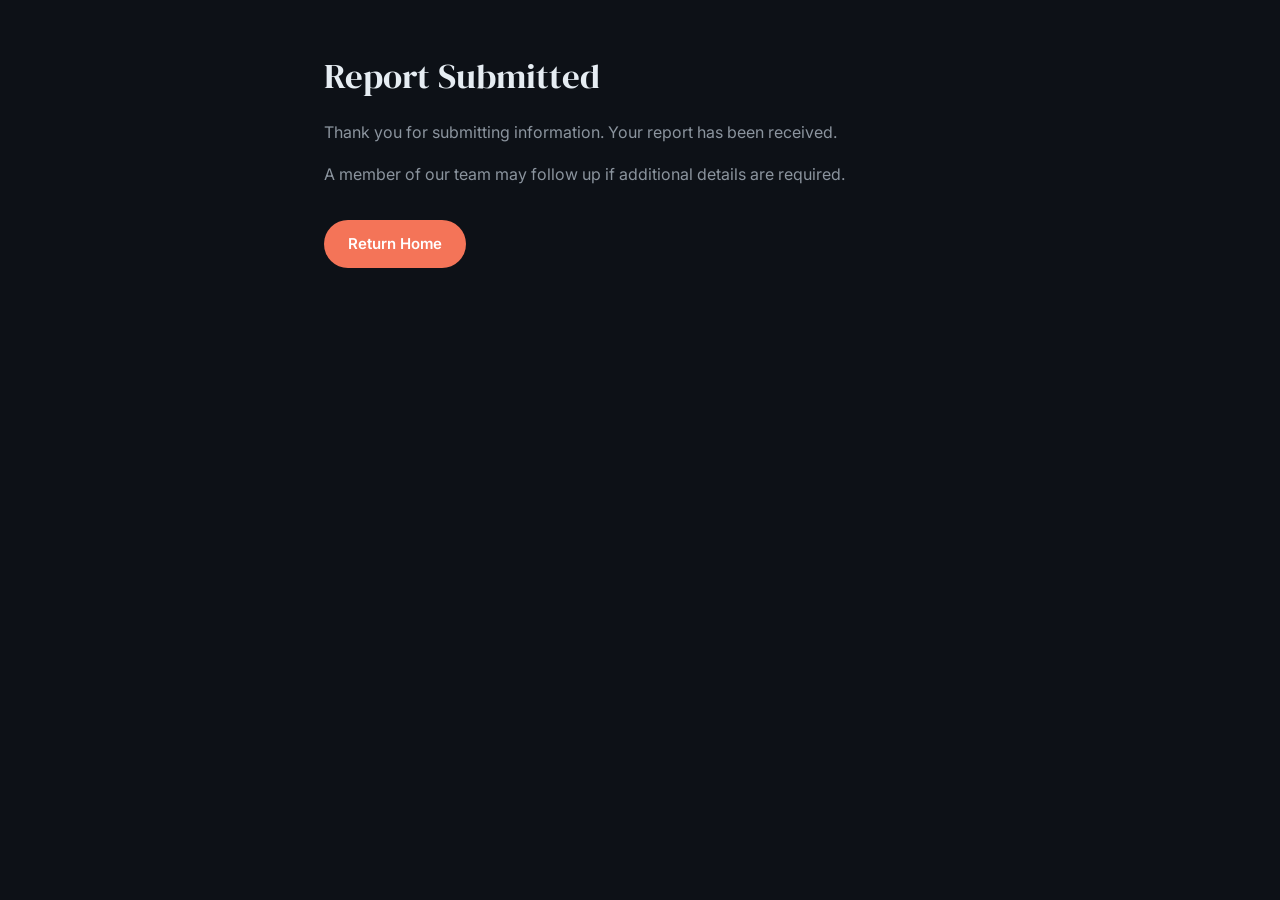
<file: thankyou.html>
<!DOCTYPE html>
<html lang="en">

<head>

<meta charset="UTF-8">
<meta name="viewport" content="width=device-width, initial-scale=1.0">

<title>Thank You</title>

<link rel="stylesheet" href="assets/style.css">

</head>

<body>

<div class="container">

<h1>Report Submitted</h1>

<p>
Thank you for submitting information.
Your report has been received.
</p>

<p>
A member of our team may follow up if additional
details are required.
</p>

<a class="btn-primary" href="/">Return Home</a>

</div>

</body>
</html>
</file>
<file: style.css>
/* ============================================
   TARIFF RANGER v3 — Dark Consultant Theme
   ============================================ */

:root {
  --bg: #0d1117;
  --bg-raised: #151b23;
  --bg-card: #1c2230;
  --bg-alt: #111820;
  --surface: #1e2530;
  --surface-hover: #252d3a;

  --text: #e6edf3;
  --text-muted: #8b949e;
  --text-faint: #545d68;

  --green-dark: #0f4d32;
  --green-mid: #1a6b4a;
  --accent: #34d399;
  --accent-hover: #5eead4;
  --accent-subtle: rgba(52,211,153,0.1);

  --border: rgba(255,255,255,0.06);
  --border-strong: rgba(255,255,255,0.1);

  --shadow-sm: 0 1px 3px rgba(0,0,0,0.3);
  --shadow-md: 0 4px 20px rgba(0,0,0,0.4);
  --shadow-lg: 0 12px 40px rgba(0,0,0,0.5);

  --radius-sm: 0.375rem;
  --radius-md: 0.5rem;
  --radius-lg: 0.75rem;
  --radius-xl: 1rem;
  --radius-2xl: 1.25rem;

  --font-body: 'Inter', -apple-system, sans-serif;
  --font-display: 'DM Serif Display', Georgia, serif;

  --text-xs: clamp(0.75rem, 0.7rem + 0.25vw, 0.8125rem);
  --text-sm: clamp(0.8125rem, 0.78rem + 0.2vw, 0.9375rem);
  --text-base: clamp(0.9375rem, 0.9rem + 0.2vw, 1.0625rem);
  --text-lg: clamp(1.125rem, 1rem + 0.6vw, 1.375rem);
  --text-xl: clamp(1.5rem, 1.2rem + 1.2vw, 2.125rem);
  --text-2xl: clamp(2rem, 1.2rem + 2.5vw, 3.25rem);

  --space-1: 0.25rem;
  --space-2: 0.5rem;
  --space-3: 0.75rem;
  --space-4: 1rem;
  --space-5: 1.25rem;
  --space-6: 1.5rem;
  --space-8: 2rem;
  --space-10: 2.5rem;
  --space-12: 3rem;
  --space-16: 4rem;
  --space-20: 5rem;
  --space-24: 6rem;

  --transition: 180ms cubic-bezier(0.16,1,0.3,1);
  --content-max: 1100px;
}

/* ============================================
   BASE
   ============================================ */

*,*::before,*::after{box-sizing:border-box;margin:0;padding:0}

html{
  -webkit-font-smoothing:antialiased;
  -moz-osx-font-smoothing:grayscale;
  text-rendering:optimizeLegibility;
  scroll-behavior:smooth;
  scroll-padding-top:5rem;
}

body{
  min-height:100dvh;
  line-height:1.6;
  font-family:var(--font-body);
  font-size:var(--text-base);
  color:var(--text);
  background:var(--bg);
}

img,svg{display:block;max-width:100%}
h1,h2,h3,h4{text-wrap:balance;line-height:1.15}
p{text-wrap:pretty;max-width:68ch}

a,button,input,select,textarea{
  transition:color var(--transition),background var(--transition),border-color var(--transition),box-shadow var(--transition);
}

a{color:var(--accent);text-decoration:none}
a:hover{color:var(--accent-hover)}

::selection{background:rgba(52,211,153,0.25);color:var(--text)}

:focus-visible{
  outline:2px solid var(--accent);
  outline-offset:3px;
  border-radius:var(--radius-sm);
}

@media(prefers-reduced-motion:reduce){
  *,*::before,*::after{
    animation-duration:0.01ms!important;
    transition-duration:0.01ms!important;
    scroll-behavior:auto!important;
  }
}

/* ============================================
   LAYOUT
   ============================================ */

.container{
  max-width:var(--content-max);
  margin-inline:auto;
  padding-inline:var(--space-5);
}

.section-narrow{
  max-width:720px;
  margin-inline:auto;
  text-align:center;
}

/* ============================================
   PASSWORD GATE
   ============================================ */

#gate{
  position:fixed;inset:0;z-index:100;
  background:var(--bg);
  display:flex;align-items:center;justify-content:center;
}

.gate-inner{
  display:flex;flex-direction:column;align-items:center;gap:var(--space-3);
}

.gate-mark{
  width:64px;height:64px;border-radius:var(--radius-lg);
  background:transparent;
  display:flex;align-items:center;justify-content:center;
  overflow:hidden;
}
.gate-mark img{width:100%;height:100%;object-fit:contain}

#gate h2{font-family:var(--font-body);font-size:var(--text-xl);font-weight:700;letter-spacing:-0.02em}
#gate p{font-size:var(--text-sm);color:var(--text-muted)}

#gate input{
  padding:var(--space-3) var(--space-4);
  border-radius:var(--radius-lg);
  border:1px solid var(--border-strong);
  background:var(--bg-raised);
  color:var(--text);width:240px;
  font-family:var(--font-body);font-size:var(--text-sm);text-align:center;
}
#gate input::placeholder{color:var(--text-faint)}
#gate input:focus{outline:none;border-color:var(--accent)}

#gate button{
  padding:var(--space-3) var(--space-8);
  border:none;border-radius:999px;
  background:var(--green-mid);color:white;
  font-weight:600;font-size:var(--text-sm);cursor:pointer;
  font-family:var(--font-body);
}
#gate button:hover{background:var(--green-dark)}

/* site is always visible (no gate) */

/* ============================================
   HEADER
   ============================================ */

.header{
  position:sticky;top:0;z-index:50;
  background:rgba(13,17,23,0.88);
  backdrop-filter:blur(16px);
  border-bottom:1px solid var(--border);
}

.nav-bar{
  max-width:var(--content-max);margin-inline:auto;
  padding:var(--space-3) var(--space-5);
  display:flex;align-items:center;gap:var(--space-6);
}

.logo-link{display:flex;align-items:center;gap:var(--space-2);text-decoration:none;color:var(--text)}
.logo-mark{
  width:36px;height:36px;border-radius:var(--radius-md);
  background:transparent;
  display:flex;align-items:center;justify-content:center;
  overflow:hidden;
}
.logo-mark img{width:100%;height:100%;object-fit:contain}
.logo-mark.sm{width:28px;height:28px;border-radius:var(--radius-sm)}
.logo-mark.sm img{width:100%;height:100%;object-fit:contain}
.logo-text{font-weight:700;font-size:var(--text-sm);letter-spacing:-0.02em}

.nav-links{display:flex;align-items:center;gap:var(--space-5);margin-left:auto}
.nav-links a{font-size:var(--text-xs);font-weight:500;color:var(--text-muted);text-decoration:none}
.nav-links a:hover{color:var(--text)}

.nav-cta{
  display:inline-flex;padding:var(--space-2) var(--space-5);
  border-radius:999px;background:var(--green-mid);color:white!important;
  font-weight:600;font-size:var(--text-xs);text-decoration:none;white-space:nowrap;
}
.nav-cta:hover{background:var(--green-dark);color:white!important}

.mobile-menu-btn{display:none;background:none;border:none;color:var(--text);cursor:pointer;padding:var(--space-2)}

.mobile-menu{
  display:none;flex-direction:column;gap:var(--space-3);
  padding:var(--space-4) var(--space-5) var(--space-6);
  border-top:1px solid var(--border);background:var(--bg-raised);
}
.mobile-menu a{font-size:var(--text-sm);font-weight:500;color:var(--text-muted);padding:var(--space-2) 0}
.mobile-menu a:hover{color:var(--text)}
.mobile-menu .nav-cta{text-align:center;padding:var(--space-3);margin-top:var(--space-2)}

/* ============================================
   BUTTONS
   ============================================ */

.btn{
  display:inline-flex;align-items:center;justify-content:center;
  padding:var(--space-3) var(--space-6);border-radius:999px;
  font-weight:600;font-size:var(--text-sm);font-family:var(--font-body);
  text-decoration:none;border:none;cursor:pointer;white-space:nowrap;
}

.btn-accent{background:var(--green-mid);color:white}
.btn-accent:hover{background:var(--green-dark);color:white}

.btn-ghost{
  background:transparent;color:var(--text-muted);
  box-shadow:inset 0 0 0 1px var(--border-strong);
}
.btn-ghost:hover{background:rgba(255,255,255,0.05);color:var(--text);box-shadow:inset 0 0 0 1px rgba(255,255,255,0.15)}

.btn-lg{padding:var(--space-4) var(--space-8);font-size:var(--text-base)}

/* ============================================
   HERO
   ============================================ */

.hero{
  padding:clamp(var(--space-16),10vw,var(--space-24)) 0 clamp(var(--space-12),8vw,var(--space-20));
  background:var(--bg);
  overflow:hidden;
}

.hero-inner{
  display:grid;grid-template-columns:1fr 340px;
  gap:var(--space-10);align-items:center;
}

.hero h1{
  font-family:var(--font-display);
  font-size:var(--text-2xl);font-weight:400;
  color:var(--text);letter-spacing:-0.01em;
  margin-bottom:var(--space-5);
}

.hero-sub{font-size:var(--text-base);color:var(--text-muted);margin-bottom:var(--space-6);max-width:48ch}

.hero-ctas{display:flex;gap:var(--space-3);flex-wrap:wrap}

/* Hero data card visual */
.hero-visual{display:flex;justify-content:center;align-items:center}

.hero-data-card{
  background:var(--bg-card);
  border:1px solid var(--border-strong);
  border-radius:var(--radius-2xl);
  padding:var(--space-6) var(--space-8);
  width:340px;
  box-shadow:var(--shadow-lg);
}

.data-card-header{
  font-size:var(--text-xs);font-weight:600;
  color:var(--accent);text-transform:uppercase;
  letter-spacing:0.06em;margin-bottom:var(--space-3);
}

.data-big-number{
  font-family:var(--font-display);font-size:clamp(2.5rem,4vw,3.5rem);
  font-weight:400;color:var(--text);line-height:1;margin-bottom:var(--space-1);
}

.data-subtitle{
  font-size:var(--text-xs);color:var(--text-muted);
  margin-bottom:var(--space-5);
}

.data-bar-wrap{margin-bottom:var(--space-5)}

.data-bar{
  width:100%;height:10px;border-radius:99px;
  background:rgba(255,255,255,0.06);
  overflow:hidden;margin-bottom:var(--space-3);
}

.data-bar-fill{
  height:100%;width:0;border-radius:99px;
  background:linear-gradient(90deg,var(--green-mid),var(--accent));
  transition:width 1.5s cubic-bezier(0.16,1,0.3,1);
}

.data-bar-legend{
  display:flex;gap:var(--space-4);flex-wrap:wrap;
}

.legend-item{
  display:flex;align-items:center;gap:var(--space-2);
  font-size:var(--text-xs);color:var(--text-muted);font-weight:500;
}

.legend-dot{
  width:8px;height:8px;border-radius:50%;flex-shrink:0;
}
.legend-dot.green{background:var(--accent)}
.legend-dot.dim{background:rgba(255,255,255,0.12)}

.data-stats-row{
  display:grid;grid-template-columns:1fr 1fr;gap:var(--space-4);
  padding-top:var(--space-4);border-top:1px solid var(--border);
  margin-bottom:var(--space-4);
}

.data-stat-val{
  display:block;font-family:var(--font-display);font-size:var(--text-lg);
  color:var(--text);line-height:1.2;
}

.data-stat-label{
  font-size:var(--text-xs);color:var(--text-faint);font-weight:500;
}

.data-source{
  font-size:0.65rem;color:var(--text-faint);font-style:italic;
}

/* ============================================
   TRUST BAR
   ============================================ */

.trust-bar{
  border-top:1px solid var(--border);
  border-bottom:1px solid var(--border);
  padding:var(--space-4) 0;
  background:var(--bg-raised);
}

.trust-inner{
  display:flex;align-items:center;justify-content:center;
  gap:var(--space-4);flex-wrap:wrap;
  font-size:var(--text-xs);color:var(--text-muted);font-weight:500;
}

.trust-sep{
  width:4px;height:4px;border-radius:50%;
  background:var(--accent);flex-shrink:0;opacity:0.7;
}

/* ============================================
   SECTIONS
   ============================================ */

.section{padding:clamp(var(--space-12),6vw,var(--space-24)) 0}

.section-dark{background:var(--bg-raised)}
.section-alt{background:var(--bg-alt)}
.section-cta{background:linear-gradient(to bottom,var(--bg-raised),var(--bg))}

.section-label{
  font-size:var(--text-xs);font-weight:600;
  color:var(--accent);text-transform:uppercase;
  letter-spacing:0.08em;margin-bottom:var(--space-3);
}
.section-label.light{color:var(--accent)}

.section-title{
  font-family:var(--font-display);
  font-size:var(--text-xl);font-weight:400;
  color:var(--text);margin-bottom:var(--space-5);
  letter-spacing:-0.01em;
}

.section-title.left{text-align:left}

.section-title-display{
  font-family:var(--font-display);
  font-size:var(--text-2xl);font-weight:400;
  color:var(--text);margin-bottom:var(--space-4);
  letter-spacing:-0.01em;
}

.section-body{
  font-size:var(--text-base);color:var(--text-muted);
  margin-bottom:var(--space-4);
}

.section-body strong{color:var(--text);font-weight:600}

/* ============================================
   PROBLEM
   ============================================ */

.problem-sub{font-size:var(--text-base);color:var(--text-muted);margin-bottom:var(--space-3)}
.problem-result{font-size:var(--text-lg);color:var(--accent);font-weight:600}


/* ============================================
   HOW IT WORKS
   ============================================ */

.steps-grid{
  display:flex;align-items:flex-start;gap:0;
}

.step-card{
  flex:1;padding:var(--space-6);
  background:var(--bg-card);
  border:1px solid var(--border);
  border-radius:var(--radius-xl);
}

.step-arrow{
  display:flex;align-items:center;justify-content:center;
  color:var(--text-faint);flex-shrink:0;
  width:40px;padding-top:var(--space-8);
}

.step-num{
  font-family:var(--font-body);font-size:var(--text-2xl);
  font-weight:800;color:var(--text-faint);opacity:0.3;
  line-height:1;margin-bottom:var(--space-3);
}

.step-card h3{font-family:var(--font-body);font-size:var(--text-sm);font-weight:700;color:var(--text);margin-bottom:var(--space-2)}
.step-card p{font-size:var(--text-xs);color:var(--text-muted);line-height:1.5}

/* ============================================
   DUAL SECTIONS (Companies / Partners)
   ============================================ */

.dual-section{
  display:grid;grid-template-columns:1fr 1fr;
  gap:var(--space-10);align-items:center;
}
.dual-section.reverse{direction:rtl}
.dual-section.reverse>*{direction:ltr}

.dual-body{font-size:var(--text-base);color:var(--text-muted);margin-bottom:var(--space-5);max-width:46ch}

.check-list{
  list-style:none;display:flex;flex-direction:column;gap:var(--space-3);
  margin-bottom:var(--space-6);
}

.check-list li{
  display:flex;align-items:center;gap:var(--space-3);
  font-size:var(--text-sm);color:var(--text);font-weight:500;
}

.check-list li::before{
  content:'';width:18px;height:18px;flex-shrink:0;
  border-radius:50%;background:var(--accent-subtle);
  border:1.5px solid var(--accent);
  display:flex;align-items:center;justify-content:center;
  background-image:url("data:image/svg+xml,%3Csvg xmlns='http://www.w3.org/2000/svg' width='10' height='10' viewBox='0 0 24 24' fill='none' stroke='%2334d399' stroke-width='3'%3E%3Cpolyline points='20 6 9 17 4 12'/%3E%3C/svg%3E");
  background-repeat:no-repeat;background-position:center;background-size:10px;
}

/* Info cards (For Companies) */
.info-card{
  padding:var(--space-5);
  background:var(--bg-card);
  border:1px solid var(--border);
  border-radius:var(--radius-xl);
  margin-bottom:var(--space-4);
}

.info-icon{
  width:40px;height:40px;border-radius:var(--radius-lg);
  background:var(--accent-subtle);
  display:flex;align-items:center;justify-content:center;
  margin-bottom:var(--space-3);color:var(--accent);
}

.info-card h4{font-size:var(--text-sm);font-weight:700;color:var(--text);margin-bottom:var(--space-1)}
.info-card p{font-size:var(--text-xs);color:var(--text-muted)}

/* Opportunity card (For Partners) */
.opp-card{
  background:var(--bg-card);
  border:1px solid var(--border);
  border-radius:var(--radius-2xl);
  overflow:hidden;box-shadow:var(--shadow-md);
}

.opp-label{
  padding:var(--space-3) var(--space-5);
  background:rgba(255,255,255,0.03);
  border-bottom:1px solid var(--border);
  font-size:var(--text-xs);font-weight:600;
  color:var(--text-faint);text-transform:uppercase;letter-spacing:0.05em;
}

.opp-company{
  padding:var(--space-4) var(--space-5) var(--space-2);
  font-size:var(--text-lg);font-weight:700;color:var(--text);
}

.opp-row{
  display:flex;justify-content:space-between;align-items:center;
  padding:var(--space-3) var(--space-5);
  border-top:1px solid var(--border);
}

.opp-tag{font-size:var(--text-xs);color:var(--text-muted);font-weight:500}
.opp-val{font-size:var(--text-sm);font-weight:600;color:var(--text);text-align:right}
.opp-val.accent{color:var(--accent)}

.status-dot{
  display:inline-block;width:8px;height:8px;
  border-radius:50%;background:#34d399;
  margin-right:var(--space-2);animation:pulse 2s infinite;
}

@keyframes pulse{
  0%,100%{opacity:1}
  50%{opacity:0.4}
}

/* ============================================
   ENGAGEMENT MODEL
   ============================================ */

.engage-list{
  display:flex;flex-direction:column;gap:var(--space-4);
  max-width:520px;margin:var(--space-6) auto 0;
  text-align:left;
}

.engage-item{
  display:flex;align-items:center;gap:var(--space-3);
  padding:var(--space-4) var(--space-5);
  background:var(--bg-card);
  border:1px solid var(--border);
  border-radius:var(--radius-lg);
}

.engage-item svg{flex-shrink:0}
.engage-item span{font-size:var(--text-sm);font-weight:500;color:var(--text)}

.engage-footer{
  margin-top:var(--space-6);font-size:var(--text-sm);
  color:var(--text-muted);font-weight:500;
}

/* ============================================
   RECOVERY OPTIONS
   ============================================ */

.recovery-grid{
  display:grid;grid-template-columns:1fr 1fr;gap:var(--space-6);
  margin:var(--space-8) auto 0;max-width:720px;
}

.recovery-card{
  background:var(--bg-card);
  border:1px solid var(--border);
  border-radius:var(--radius-xl);
  padding:var(--space-6);
  text-align:left;
}

.recovery-num{
  width:32px;height:32px;border-radius:50%;
  background:var(--accent-subtle);border:1.5px solid var(--accent);
  display:flex;align-items:center;justify-content:center;
  font-weight:700;font-size:var(--text-sm);color:var(--accent);
  margin-bottom:var(--space-3);
}

.recovery-card h3{
  font-family:var(--font-body);font-size:var(--text-base);
  font-weight:700;color:var(--text);margin-bottom:var(--space-2);
}

.recovery-card p{
  font-size:var(--text-sm);color:var(--text-muted);line-height:1.5;
}

.recovery-note{
  text-align:center;margin-top:var(--space-6);
  font-size:var(--text-sm);color:var(--accent);font-weight:600;
}

/* ============================================
   TOOLS
   ============================================ */

.tool-grid{display:grid;grid-template-columns:1fr 1fr;gap:var(--space-6)}

.tool-card{
  background:var(--bg-card);padding:var(--space-6);
  border-radius:var(--radius-2xl);border:1px solid var(--border);
  box-shadow:var(--shadow-md);
}

.tool-card h3{
  font-family:var(--font-body);font-size:var(--text-lg);
  font-weight:700;color:var(--text);margin-bottom:var(--space-4);
}

.tool-card label{
  display:block;font-size:var(--text-xs);font-weight:600;
  color:var(--text-muted);margin-top:var(--space-3);margin-bottom:var(--space-1);
}

.tool-card input,.tool-card select{
  width:100%;padding:var(--space-3);
  border-radius:var(--radius-md);
  border:1px solid var(--border-strong);
  background:var(--bg);font-family:var(--font-body);
  font-size:var(--text-sm);color:var(--text);
}

.tool-card input:focus,.tool-card select:focus{
  outline:none;border-color:var(--accent);
  box-shadow:0 0 0 3px rgba(52,211,153,0.15);
}

.tool-btn{margin-top:var(--space-4);width:100%}

.result{
  margin-top:var(--space-4);background:var(--bg-raised);
  padding:var(--space-4);border-radius:var(--radius-lg);
  display:none;font-size:var(--text-sm);line-height:1.6;
}

.result a{color:var(--accent);font-weight:500;text-decoration:underline;text-underline-offset:2px}

/* ============================================
   GET STARTED FORM
   ============================================ */

.form-section{
  display:grid;grid-template-columns:1fr 1fr;
  gap:var(--space-10);align-items:start;
}

.form-intro .section-title{margin-bottom:var(--space-6)}

.form-trust-list{display:flex;flex-direction:column;gap:var(--space-5)}

.form-trust-item{
  display:flex;align-items:flex-start;gap:var(--space-3);
}

.form-trust-item svg{flex-shrink:0;margin-top:2px}

.form-trust-item strong{
  display:block;font-size:var(--text-sm);font-weight:700;color:var(--text);margin-bottom:2px;
}

.form-trust-item span{
  font-size:var(--text-xs);color:var(--text-muted);
}

.form-card{
  background:var(--bg-card);
  border:1px solid var(--border-strong);
  border-radius:var(--radius-2xl);
  padding:var(--space-6);
  box-shadow:var(--shadow-lg);
}

.qualify-form{display:flex;flex-direction:column;gap:var(--space-4)}

.form-row{
  display:grid;grid-template-columns:1fr 1fr;gap:var(--space-4);
}

.form-group{display:flex;flex-direction:column;gap:var(--space-1)}

.form-group label{
  font-size:var(--text-xs);font-weight:600;color:var(--text-muted);
}

.req{color:var(--accent)}

.form-group input,
.form-group select,
.form-group textarea{
  width:100%;padding:var(--space-3);
  border-radius:var(--radius-md);
  border:1px solid var(--border-strong);
  background:var(--bg);font-family:var(--font-body);
  font-size:var(--text-sm);color:var(--text);
  transition:border-color var(--transition),box-shadow var(--transition);
}

.form-group input::placeholder,
.form-group textarea::placeholder{color:var(--text-faint)}

.form-group input:focus,
.form-group select:focus,
.form-group textarea:focus{
  outline:none;border-color:var(--accent);
  box-shadow:0 0 0 3px rgba(52,211,153,0.15);
}

.form-group textarea{resize:vertical;min-height:70px}

.form-group select{
  appearance:none;
  background-image:url("data:image/svg+xml,%3Csvg xmlns='http://www.w3.org/2000/svg' width='12' height='12' viewBox='0 0 24 24' fill='none' stroke='%238b949e' stroke-width='2'%3E%3Cpath d='M6 9l6 6 6-6'/%3E%3C/svg%3E");
  background-repeat:no-repeat;background-position:right 12px center;
  padding-right:var(--space-8);
}

.form-submit{
  width:100%;margin-top:var(--space-2);
  display:inline-flex;align-items:center;justify-content:center;gap:var(--space-2);
}

.form-submit svg{flex-shrink:0}

/* ============================================
   FOOTER
   ============================================ */

.footer{
  border-top:1px solid var(--border);
  padding:var(--space-8) 0;
}

.footer-inner{display:flex;flex-direction:column;gap:var(--space-5)}

.footer-top{display:flex;justify-content:space-between;align-items:center;flex-wrap:wrap;gap:var(--space-4)}

.footer-brand{
  display:flex;align-items:center;gap:var(--space-2);
  font-weight:700;font-size:var(--text-sm);color:var(--text);
}

.footer-links{display:flex;flex-wrap:wrap;gap:var(--space-4)}
.footer-links a{font-size:var(--text-xs);color:var(--text-muted);font-weight:500}
.footer-links a:hover{color:var(--text)}

.footer-bottom{
  display:flex;justify-content:space-between;align-items:center;
  flex-wrap:wrap;gap:var(--space-3);
  padding-top:var(--space-4);border-top:1px solid var(--border);
  font-size:var(--text-xs);color:var(--text-faint);
}

.footer-tagline{font-style:italic;color:var(--text-muted)}

/* ============================================
   SCROLL REVEAL
   ============================================ */

.reveal{opacity:0;transform:translateY(12px);transition:opacity 0.5s ease,transform 0.5s ease}
.revealed{opacity:1;transform:translateY(0)}

/* ============================================
   MOBILE
   ============================================ */

@media(max-width:900px){
  .nav-links,.nav-bar>.nav-cta{display:none}
  .mobile-menu-btn{display:block;margin-left:auto}
  .mobile-menu.open{display:flex}

  .hero-inner{grid-template-columns:1fr;gap:var(--space-8);text-align:center}
  .hero-sub{margin-inline:auto}
  .hero-ctas{justify-content:center}
  .hero-data-card{width:100%;max-width:360px;margin-inline:auto}

  .steps-grid{flex-direction:column;gap:var(--space-4)}
  .step-arrow{display:none}

  .dual-section{grid-template-columns:1fr;gap:var(--space-6)}
  .dual-section.reverse{direction:ltr}

  .recovery-grid{grid-template-columns:1fr}
  .tool-grid{grid-template-columns:1fr}

  .form-section{grid-template-columns:1fr;gap:var(--space-8)}
  .form-row{grid-template-columns:1fr}

  .footer-top{flex-direction:column;align-items:flex-start}
  .footer-bottom{flex-direction:column;align-items:flex-start}
}

@media(max-width:480px){
  .cta-pair{flex-direction:column;align-items:center}
  .cta-pair .btn{width:100%;max-width:280px}
}
</file>
<file: assets/style.css>
/* Shared styles for sub-pages — dark theme */
@import url('https://fonts.googleapis.com/css2?family=Inter:wght@400;500;600;700;800&family=DM+Serif+Display&display=swap');

*,*::before,*::after{box-sizing:border-box;margin:0;padding:0}

body{
  font-family:'Inter',-apple-system,sans-serif;
  line-height:1.6;color:#e6edf3;background:#0d1117;
  -webkit-font-smoothing:antialiased;
}

.container{max-width:680px;margin:0 auto;padding:3rem 1.5rem}

h1{
  font-family:'DM Serif Display',Georgia,serif;
  font-size:clamp(1.5rem,1.2rem + 1.25vw,2.25rem);
  font-weight:400;color:#e6edf3;margin-bottom:1rem;
}

p{color:#8b949e;margin-bottom:1rem;max-width:65ch}

a{color:#f47458}
a:hover{color:#ff8a72}

.btn-primary{
  display:inline-block;margin-top:1rem;
  padding:0.75rem 1.5rem;border-radius:999px;
  background:#f47458;color:white;
  font-weight:600;text-decoration:none;font-size:0.9375rem;
}
.btn-primary:hover{background:#ff8a72;color:white}

label{display:block;font-size:0.8125rem;font-weight:600;color:#8b949e;margin-top:1rem;margin-bottom:0.25rem}

input,select,textarea{
  width:100%;padding:0.75rem;border-radius:0.5rem;
  border:1px solid rgba(255,255,255,0.1);
  background:#1c2230;font-family:inherit;font-size:1rem;color:#e6edf3;
}

input:focus,select:focus,textarea:focus{
  outline:none;border-color:#f47458;
  box-shadow:0 0 0 3px rgba(244,116,88,0.15);
}

textarea{resize:vertical}

button[type="submit"]{
  margin-top:1.5rem;padding:0.75rem 1.5rem;
  border-radius:999px;background:#f47458;color:white;
  font-weight:600;font-size:0.9375rem;border:none;cursor:pointer;font-family:inherit;
}
button[type="submit"]:hover{background:#ff8a72}

strong{color:#e6edf3}
</file>
